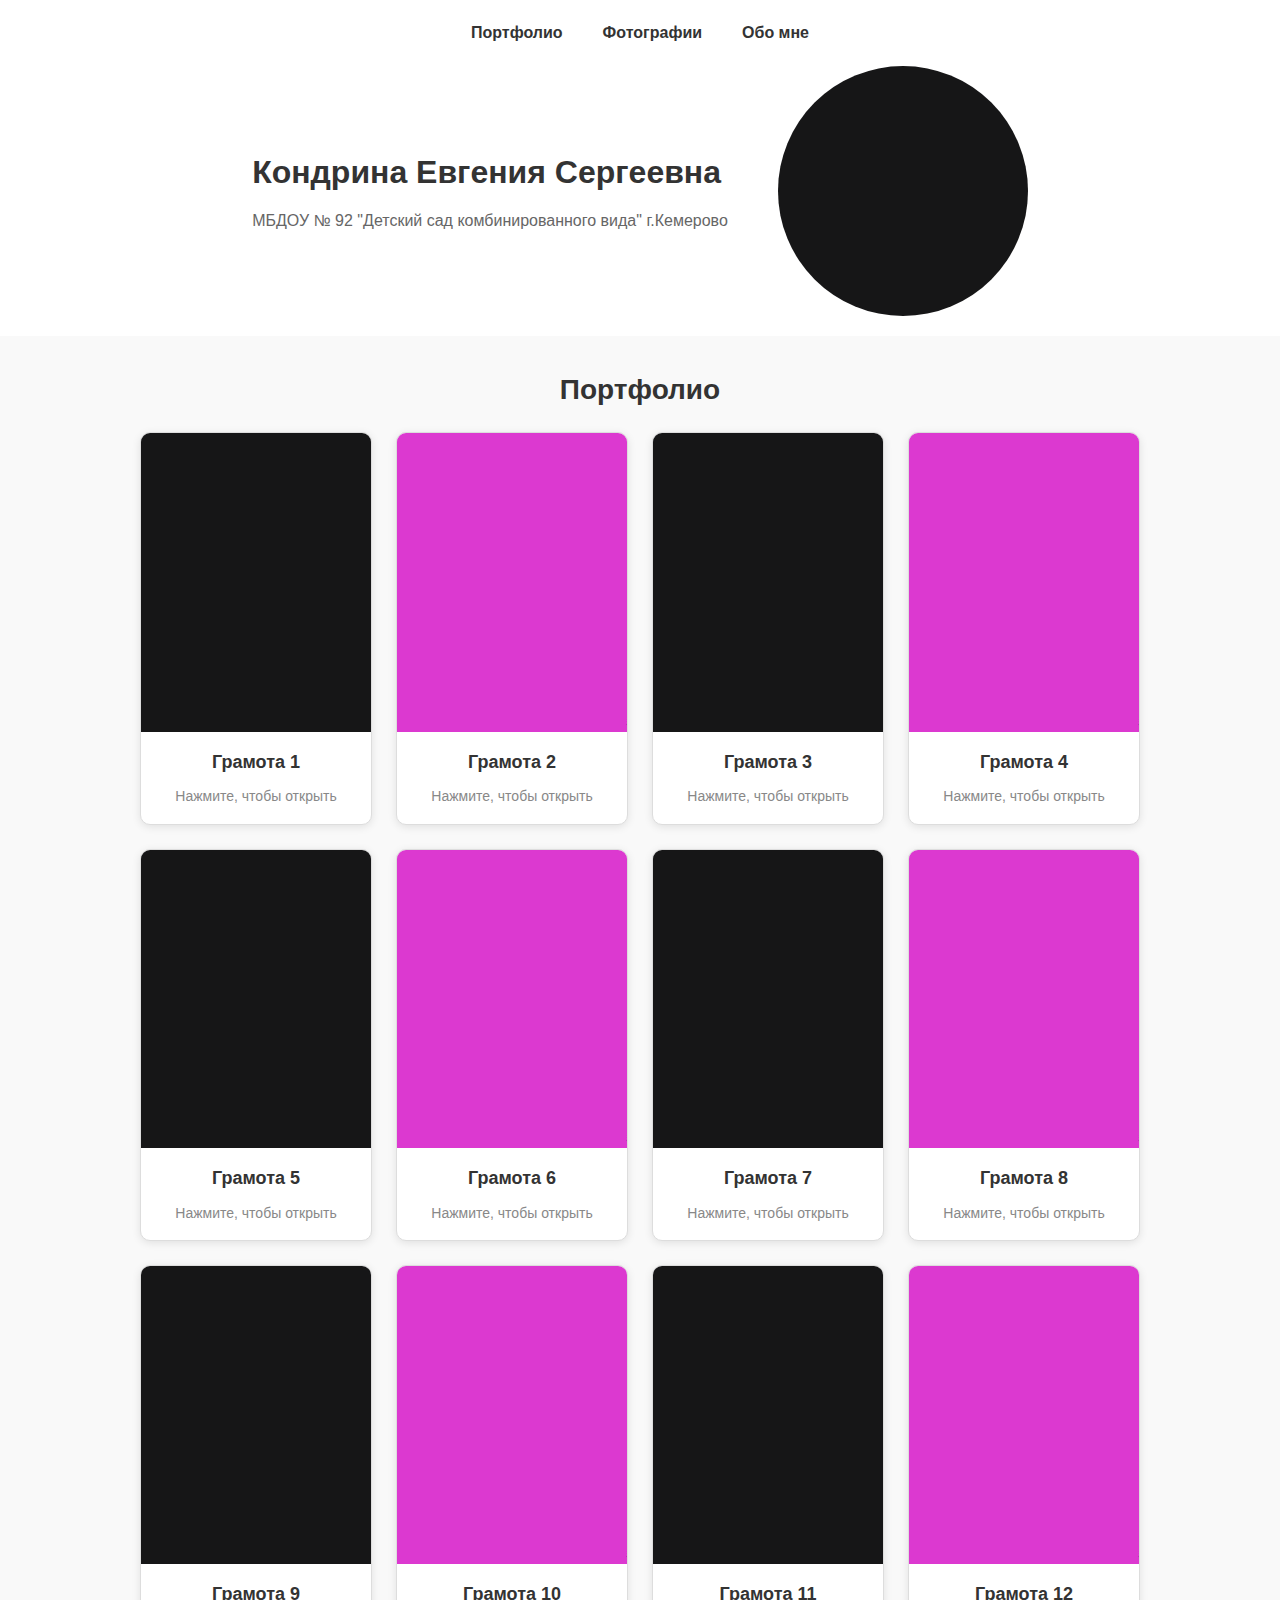
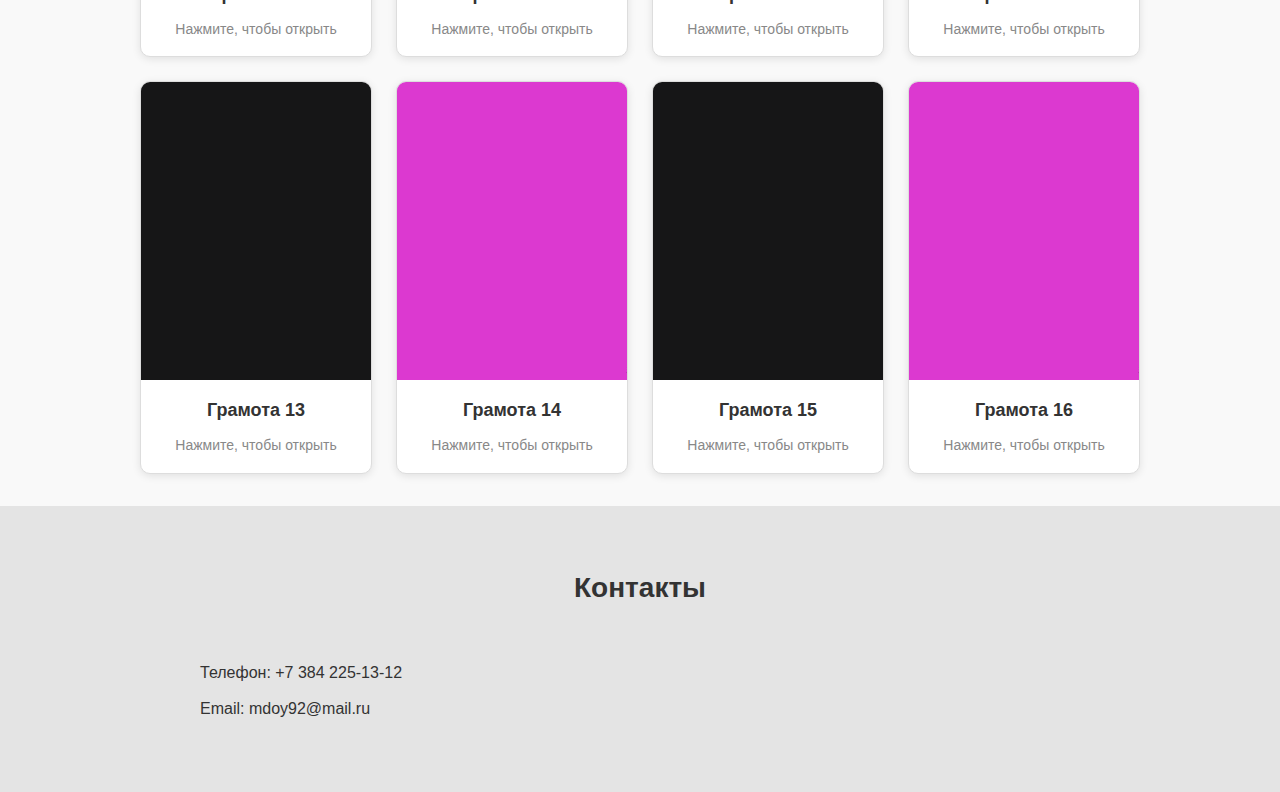
<file: index2.html>
<!DOCTYPE html>
<html lang="ru">
<head>
    <meta charset="UTF-8">
    <title>Достижения</title>
    <link rel="stylesheet" href="styles2.css">
</head>
<body>
    <!-- Навигация -->
    <header>
        <nav>
            <ul class="menu">
                <li><a href="index2.html">Портфолио</a></li>
                <li><a href="index.html">Фотографии</a></li>
                <li><a href="index.html">Обо мне</a></li>
            </ul>
        </nav>
        <div class="header-content">
            <div class="header-text">
                <h1>Кондрина Евгения Сергеевна</h1>
                <p>МБДОУ № 92 "Детский сад комбинированного вида" г.Кемерово</p>
            </div>
            <img src="img/a.png" alt="Профильное фото" class="profile-image">
        </div>
    </header>
<!-- Раздел Достижения -->
<section id="achievements" class="achievements-section">
    <h2>Портфолио</h2>

    <!-- Галерея грамот -->
    <div class="achievement-cards">

        <!-- Карточка 1 -->
        <figure class="card" data-modal-id="modal-1">
            <img src="img/a.png" alt="Грамота 1">
            <figcaption>
                <h3>Грамота 1</h3>
                <p>Нажмите, чтобы открыть</p>
            </figcaption>
        </figure>

        <!-- Карточка 2 -->
        <figure class="card" data-modal-id="modal-2">
            <img src="img/a2.png" alt="Грамота 2">
            <figcaption>
                <h3>Грамота 2</h3>
                <p>Нажмите, чтобы открыть</p>
            </figcaption>
        </figure>

        <!-- Карточка 3 -->
        <figure class="card" data-modal-id="modal-3">
            <img src="img/a.png" alt="Грамота 3">
            <figcaption>
                <h3>Грамота 3</h3>
                <p>Нажмите, чтобы открыть</p>
            </figcaption>
        </figure>

        <!-- Карточка 4 -->
        <figure class="card" data-modal-id="modal-4">
            <img src="img/a2.png" alt="Грамота 4">
            <figcaption>
                <h3>Грамота 4</h3>
                <p>Нажмите, чтобы открыть</p>
            </figcaption>
        </figure>

                <!-- Карточка 5 -->
        <figure class="card" data-modal-id="modal-5">
            <img src="img/a.png" alt="Грамота 5">
            <figcaption>
                <h3>Грамота 5</h3>
                <p>Нажмите, чтобы открыть</p>
            </figcaption>
        </figure>

        <!-- Карточка 6 -->
        <figure class="card" data-modal-id="modal-6">
            <img src="img/a2.png" alt="Грамота 6">
            <figcaption>
                <h3>Грамота 6</h3>
                <p>Нажмите, чтобы открыть</p>
            </figcaption>
        </figure>

        <!-- Карточка 7 -->
        <figure class="card" data-modal-id="modal-7">
            <img src="img/a.png" alt="Грамота 7">
            <figcaption>
                <h3>Грамота 7</h3>
                <p>Нажмите, чтобы открыть</p>
            </figcaption>
        </figure>

        <!-- Карточка 8 -->
        <figure class="card" data-modal-id="modal-8">
            <img src="img/a2.png" alt="Грамота 8">
            <figcaption>
                <h3>Грамота 8</h3>
                <p>Нажмите, чтобы открыть</p>
            </figcaption>
        </figure>

        <!-- Карточка 9 -->
        <figure class="card" data-modal-id="modal-9">
            <img src="img/a.png" alt="Грамота 9">
            <figcaption>
                <h3>Грамота 9</h3>
                <p>Нажмите, чтобы открыть</p>
            </figcaption>
        </figure>

        <!-- Карточка 10 -->
        <figure class="card" data-modal-id="modal-10">
            <img src="img/a2.png" alt="Грамота 10">
            <figcaption>
                <h3>Грамота 10</h3>
                <p>Нажмите, чтобы открыть</p>
            </figcaption>
        </figure>

        <!-- Карточка 11 -->
        <figure class="card" data-modal-id="modal-11">
            <img src="img/a.png" alt="Грамота 11">
            <figcaption>
                <h3>Грамота 11</h3>
                <p>Нажмите, чтобы открыть</p>
            </figcaption>
        </figure>

        <!-- Карточка 12 -->
        <figure class="card" data-modal-id="modal-12">
            <img src="img/a2.png" alt="Грамота 12">
            <figcaption>
                <h3>Грамота 12</h3>
                <p>Нажмите, чтобы открыть</p>
            </figcaption>
        </figure>

                <!-- Карточка 13 -->
        <figure class="card" data-modal-id="modal-13">
            <img src="img/a.png" alt="Грамота 13">
            <figcaption>
                <h3>Грамота 13</h3>
                <p>Нажмите, чтобы открыть</p>
            </figcaption>
        </figure>

        <!-- Карточка 14 -->
        <figure class="card" data-modal-id="modal-14">
            <img src="img/a2.png" alt="Грамота 14">
            <figcaption>
                <h3>Грамота 14</h3>
                <p>Нажмите, чтобы открыть</p>
            </figcaption>
        </figure>

        <!-- Карточка 15 -->
        <figure class="card" data-modal-id="modal-15">
            <img src="img/a.png" alt="Грамота 15">
            <figcaption>
                <h3>Грамота 15</h3>
                <p>Нажмите, чтобы открыть</p>
            </figcaption>
        </figure>

        <!-- Карточка 16 -->
        <figure class="card" data-modal-id="modal-16">
            <img src="img/a2.png" alt="Грамота 16">
            <figcaption>
                <h3>Грамота 16</h3>
                <p>Нажмите, чтобы открыть</p>
            </figcaption>
        </figure>

    </div>
</section>

<!-- Модальные окна -->
<article id="modal-1" class="modal">
    <div class="modal-content">
        <span class="close">&times;</span>
        <img class="modal-image" src="img/a.png" alt="Грамота 1">
    </div>
</article>

<article id="modal-2" class="modal">
    <div class="modal-content">
        <span class="close">&times;</span>
        <img class="modal-image" src="img/a2.png" alt="Грамота 2">
    </div>
</article>

<article id="modal-3" class="modal">
    <div class="modal-content">
        <span class="close">&times;</span>
        <img class="modal-image" src="img/a.png" alt="Грамота 3">
    </div>
</article>

<article id="modal-4" class="modal">
    <div class="modal-content">
        <span class="close">&times;</span>
        <img class="modal-image" src="img/a2.png" alt="Грамота 4">
    </div>
</article>


<!-- Секция Контакты -->
<section id="contacts" class="contacts-section">
    <h2>Контакты</h2>
    <div class="contacts-info">
        <p>Телефон: <a href="tel:+73842251312">+7 384 225-13-12</a></p>
        <p>Email: <a href="mailto:mdoy92@mail.ru">mdoy92@mail.ru</a></p>
    </div>
</section>


<!-- Скрипт -->
<script>
document.addEventListener("DOMContentLoaded", function () {
    const cards = document.querySelectorAll('[data-modal-id]');
    const modals = document.querySelectorAll('.modal');
    const closeButtons = document.querySelectorAll('.close');

    // Открытие модального окна
    cards.forEach(card => {
        card.addEventListener('click', () => {
            const modalId = card.getAttribute('data-modal-id');
            const modal = document.getElementById(modalId);
            if (modal) {
                modal.style.display = 'block';
            }
        });
    });

    // Закрытие по крестику
    closeButtons.forEach(btn => {
        btn.addEventListener('click', () => {
            btn.closest('.modal').style.display = 'none';
        });
    });

    // Закрытие по клику вне окна
    window.addEventListener('click', (e) => {
        if (e.target.classList.contains('modal')) {
            e.target.style.display = 'none';
        }
    });
});
</script>

</body>
</html>
</file>
<file: styles2.css>
/* Сброс стилей */
* {
    margin: 0;
    padding: 0;
    box-sizing: border-box;
}

body {
    font-family: Arial, sans-serif;
    line-height: 1.6;
    color: #333;
}

/* Шапка */
header {
    display: flex;
    flex-direction: column;
    align-items: center;
    padding: 20px 0;
    background-color: #fff;
}

.menu {
    list-style: none;
    display: flex;
    justify-content: center;
    margin-bottom: 20px;
}

.menu li {
    margin: 0 20px;
}

.menu a {
    text-decoration: none;
    color: #333;
    font-weight: bold;
    transition: color 0.3s ease;
}

.menu a:hover {
    color: #007BFF;
}

.header-content {
    display: flex;
    align-items: center;
    gap: 20px;
}

.header-text h1 {
    font-size: 32px; /* Увеличение размера текста */
    margin-bottom: 10px;
}

.header-text p {
    font-size: 16px; /* Увеличение размера текста */
    color: #666;
}

.profile-image {
    width: 250px; /* Увеличение размера фото */
    height: 250px;
    border-radius: 50%;
    object-fit: cover;
    margin-left: 30px; /* Сдвиг фото на 30px вправо */
}

/* Модальное окно */
.modal {
    display: none;
    position: fixed;
    z-index: 9999;
    left: 0;
    top: 0;
    width: 100%;
    height: 100%;
    overflow: auto;
    background-color: rgba(0, 0, 0, 0.9);
}

.modal-content {
    background-color: rgba(255, 255, 255, 0.8); /* Прозрачный фон */
    margin: 5% auto;
    padding: 10px;
    border-radius: 10px;
    width: 70%; /* Уменьшаем ширину */
    max-width: 600px; /* Уменьшаем максимальную ширину */
    box-shadow: 0 4px 12px rgba(0, 0, 0, 0.3);
}

.close {
    color: #aaa;
    float: right;
    font-size: 30px;
    font-weight: bold;
    cursor: pointer;
    display: block;
    text-align: right;
    margin-bottom: 10px;
}

/* === Раздел достижений === */
.achievements-section {
    padding: 2em 1em;
    background-color: #f9f9f9;
    text-align: center;
}

.achievements-section h2 {
    font-size: 28px; /* Увеличение размера заголовка */
    margin-bottom: 20px;
}

/* Галерея грамот */
.achievement-cards {
    display: grid;
    grid-template-columns: repeat(auto-fill, minmax(200px, 1fr));
    gap: 1.5em;
    max-width: 1000px;
    margin: 0 auto;
}

.card {
    cursor: pointer;
    border: 1px solid #ddd;
    border-radius: 10px;
    overflow: hidden;
    transition: transform 0.3s ease;
    background-color: #fff;
    box-shadow: 0 2px 8px rgba(0, 0, 0, 0.1);
}

.card:hover {
    transform: scale(1.05);
}

.card img {
    width: 100%;
    height: auto;
    display: block;
}

.card figcaption {
    padding: 1em;
    text-align: center;
}

.card figcaption h3 {
    font-size: 18px;
    margin-bottom: 0.5em;
}

.card figcaption p {
    font-size: 14px;
    color: #888;
}

/* === Модальное окно === */
.modal {
    display: none;
    position: fixed;
    z-index: 9999;
    left: 0;
    top: 0;
    width: 100%;
    height: 100%;
    background-color: rgba(0, 0, 0, 0.9);
}

.modal-content {
    background-color: #fff;
    margin: 5% auto;
    padding: 1em;
    border-radius: 10px;
    max-width: 800px;
    box-shadow: 0 4px 12px rgba(0, 0, 0, 0.3);
    position: relative;
}

.modal-image {
    width: 100%;
    max-width: 100%;
    height: auto;
    display: block;
    margin: 0 auto;
    border-radius: 10px;
}

.close {
    position: absolute;
    top: 10px;
    right: 20px;
    font-size: 30px;
    font-weight: bold;
    color: #aaa;
    cursor: pointer;
    user-select: none;
}
/* Раздел Контакты */
.contacts-section {
    padding: 60px 0; /* Убираем горизонтальные отступы */
    background-color: #e4e4e4;
    display: flex;
    flex-direction: column;
    gap: 20px;
}

.contacts-section h2 {
    font-size: 28px;
    text-align: center;
    margin-bottom: 30px;
}

.contacts-info {
    display: flex;
    flex-direction: column;
    align-items: flex-start; /* Выравнивание по левому краю */
    width: calc(100% - 400px); /* Ширина контейнера минус 200px слева и 200px справа */
    max-width: 600px; /* Максимальная ширина текста */
    margin-left: 200px; /* Отступ слева */
}

.contacts-section p {
    font-size: 16px;
    text-align: left; /* Текст по левому краю */
    width: 100%;
    margin-bottom: 10px; /* Увеличение расстояния между строками */
}

.contacts-section a {
    color: inherit; /* Наследует цвет родительского элемента */
    text-decoration: none; /* Убирает подчеркивание */
}
</file>
